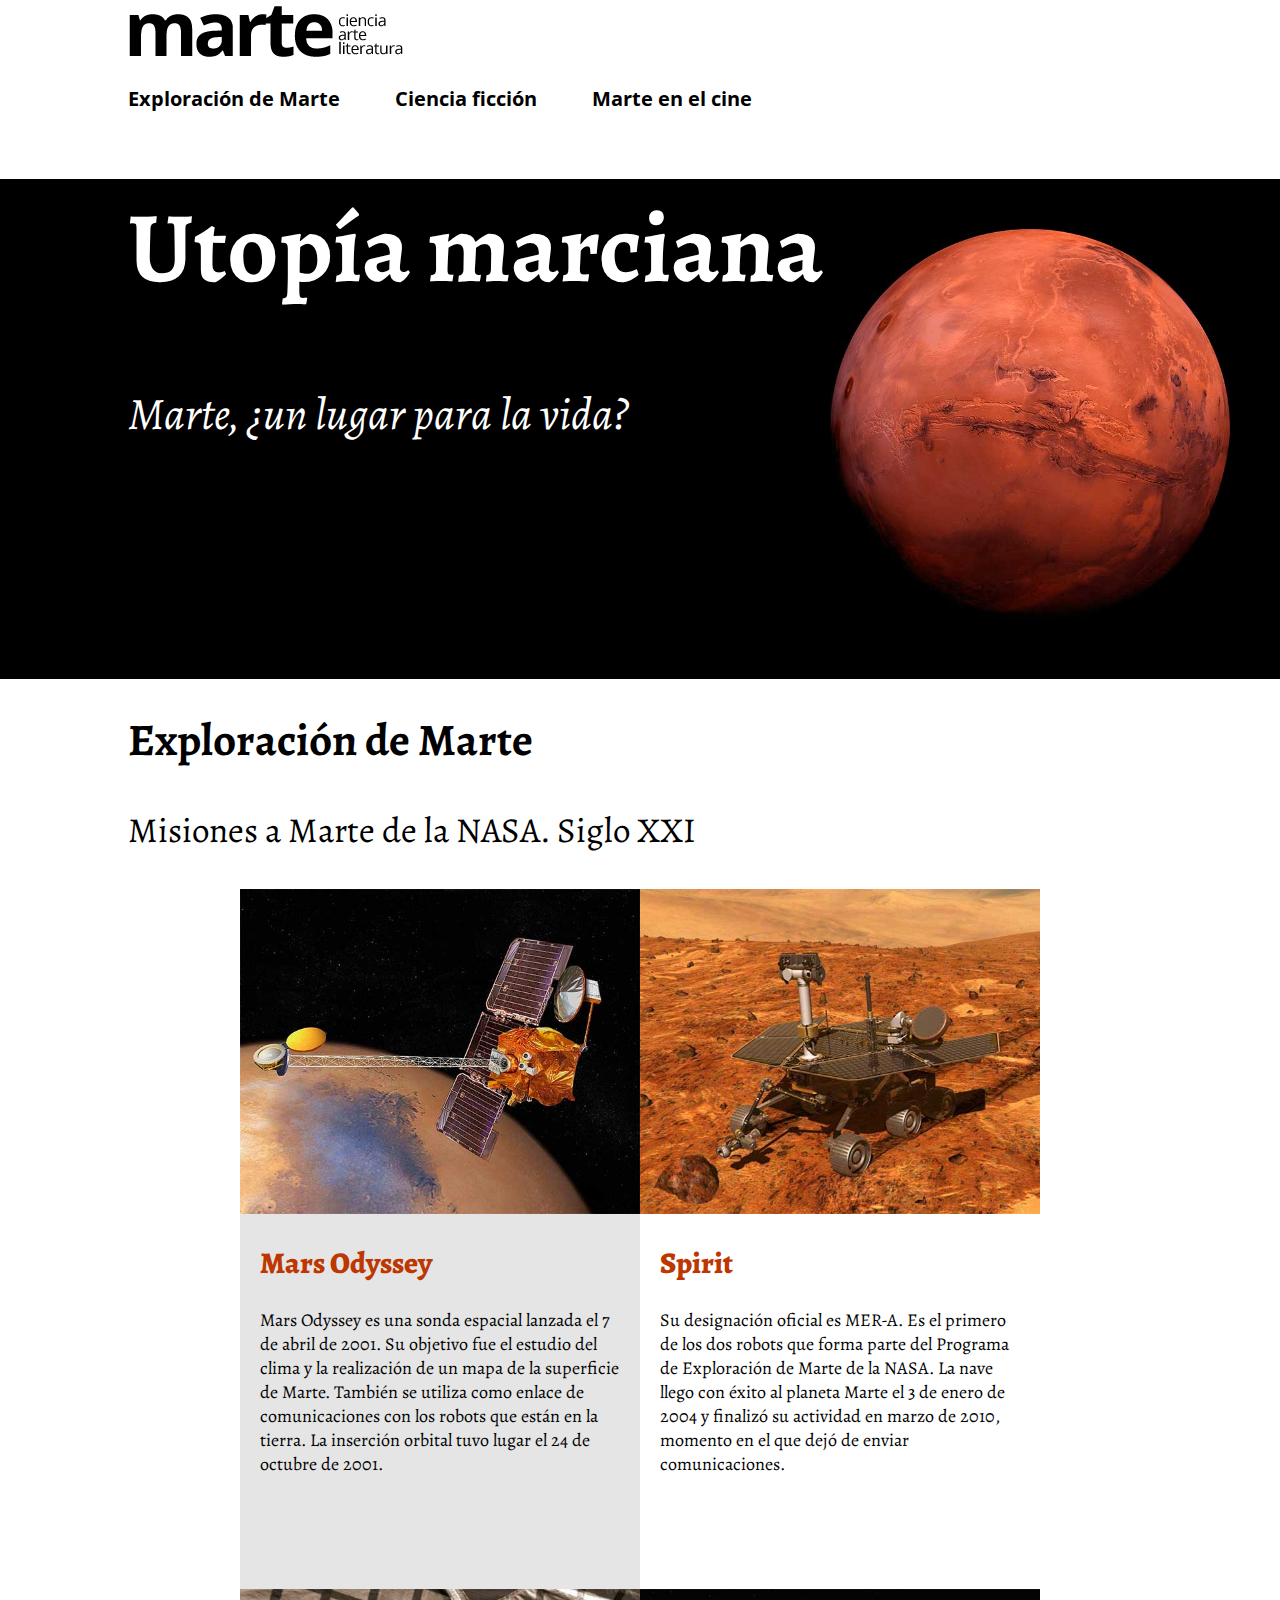
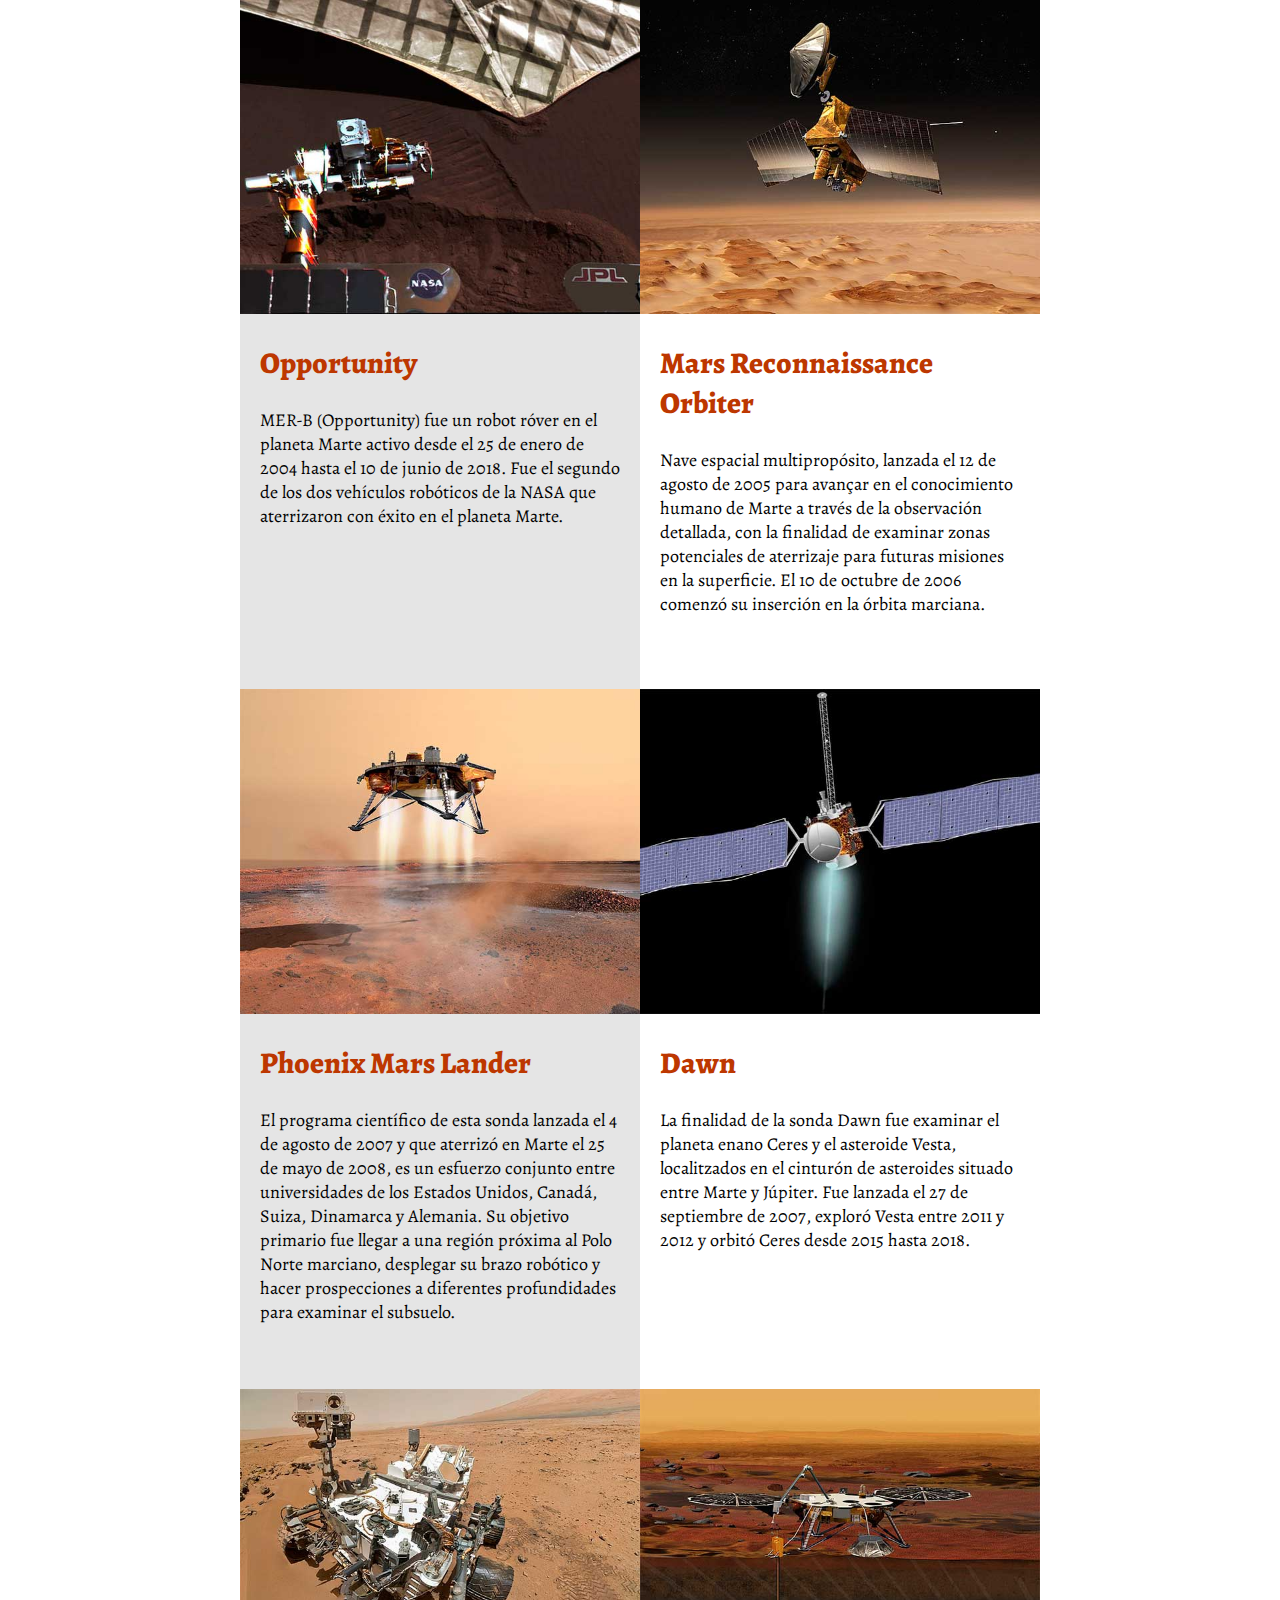
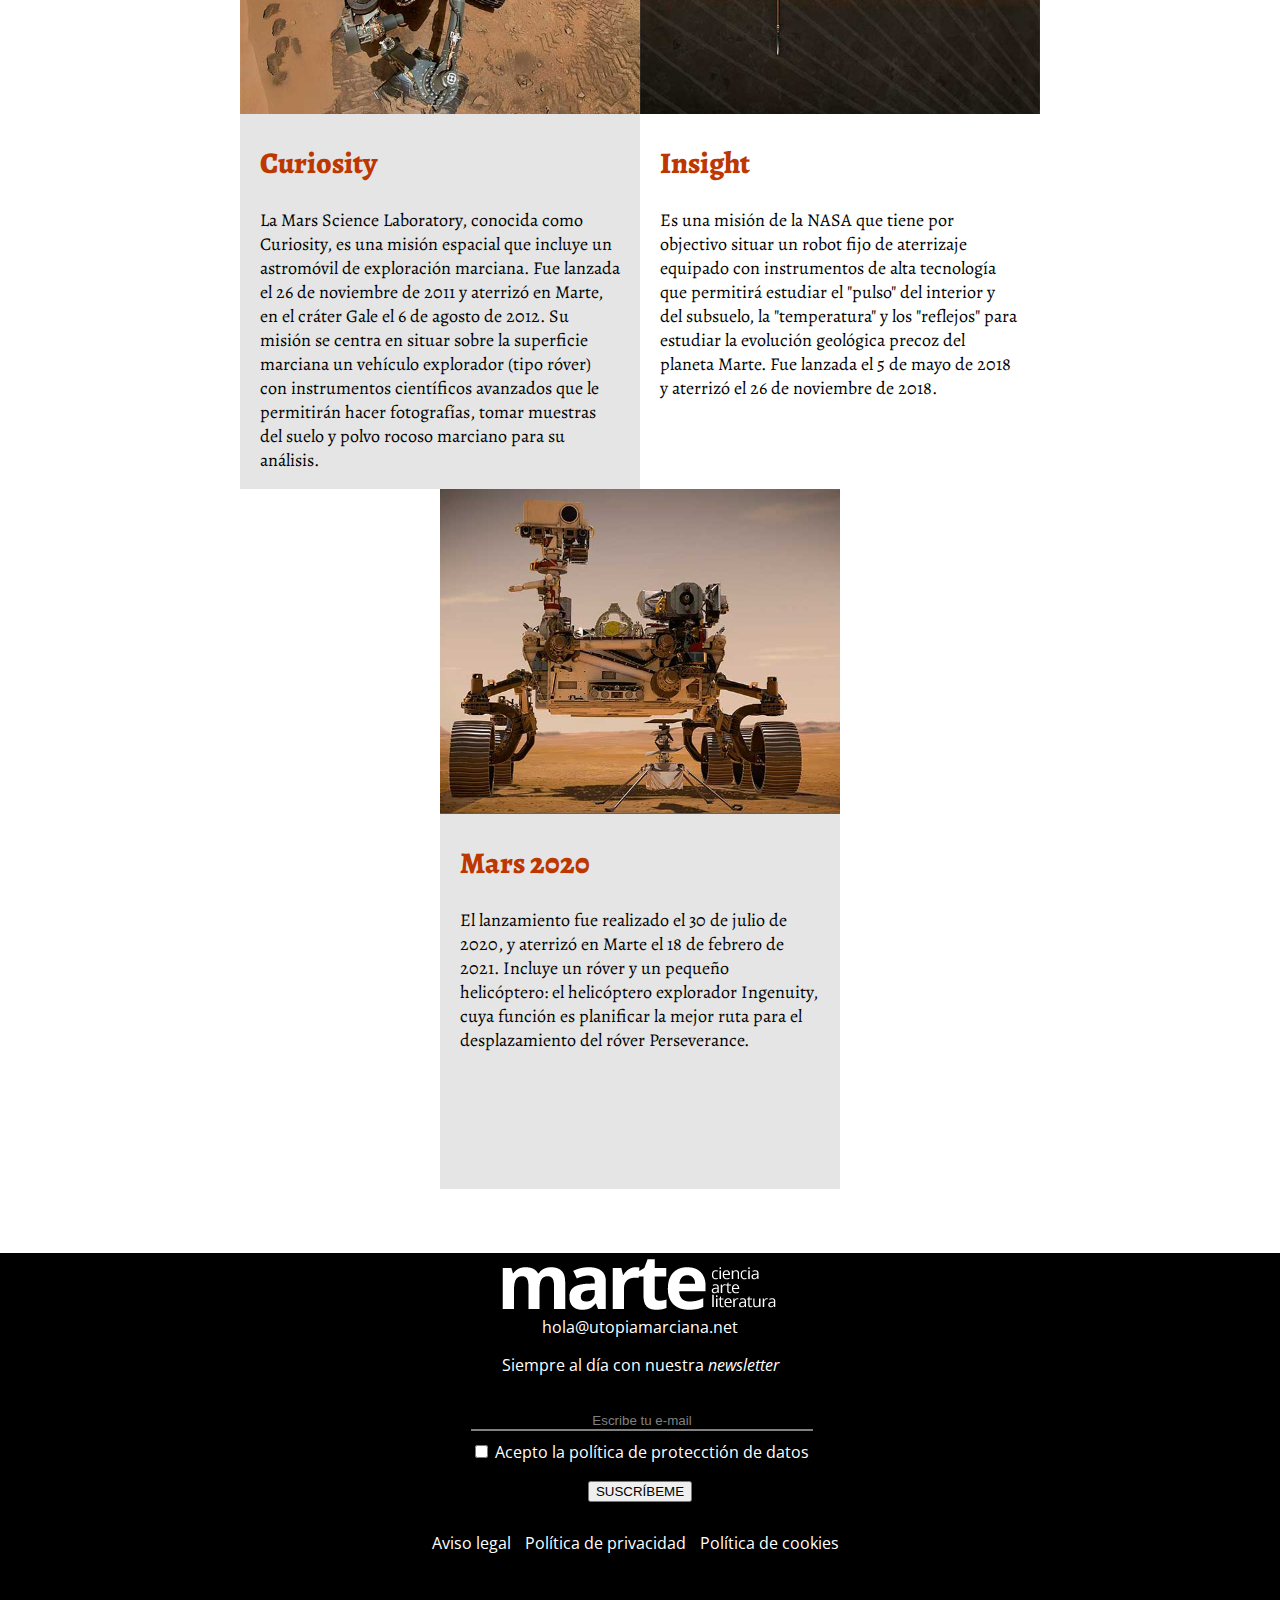
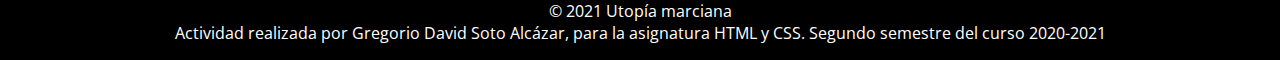
<file: index.html>
<!doctype html>
<html class="no-js" lang="es">

<head>
    <meta charset="utf-8">
    <meta http-equiv="X-UA-Compatible" content="IE=edge">
    <title>Explora Marte</title>
    <meta name="description" content="Introducción a la Utopía Marciana">
    <meta name="viewport" content="width=device-width, initial-scale=1">
    <!-- <link rel="apple-touch-icon" href="img/apple-touch-icon.webp"> -->

    <link rel="stylesheet" href="./css/css.css" media="print" onload="if(media!='all')media='all'">

</head>

<body>
    <!-- HEADER -->
    <header>
        <a href="./index.html">
            <img src="./img/logo-black-es.png" alt="Logo Marte" class="logo">
        </a>
        <p></p>
        <a href="./mars-2020.html">Exploración de Marte</a>
        <a href="./ciencia-ficcion.html">Ciencia ficción</a>
        <a href="./marte-en-el-cine.html">Marte en el cine</a>
    </header>
    <!-- FIN HEADER -->

    <div class="seccion1a">
        <div class="description">
            <h1>Utopía marciana</h1>
            <p>Marte, ¿un lugar para la vida?</p>
        </div>
        <!-- <img href="index.html" src="./img/bg-hero-mars.jpg" alt="Marte" class="marte"> -->

    </div>

    <div class="seccion2a">
        <h1>Exploración de Marte</h1>
        <p>Misiones a Marte de la NASA. Siglo XXI</p>

        <div class="containerCards">
            <!-- Mars Odyssey -->
            <div class="card">
                <img src="./img/mars-odyssey.jpg" alt="Mars Odyssey" class="imgCard">
                <div class="content">
                    <h2 href="">Mars Odyssey</h2>
                    <p>
                        Mars Odyssey es una sonda espacial lanzada el 7 de abril de 2001. Su objetivo fue el estudio del
                        clima y
                        la realización de un mapa de la superficie de Marte. También se utiliza como enlace de
                        comunicaciones
                        con los robots que están en la tierra. La inserción orbital tuvo lugar el 24 de octubre de 2001.
                    </p>
                </div>
            </div>

            <!-- Spirit  -->
            <div class="card">
                <img src="./img/spirit.jpg" alt="Spirit" class="imgCard">
                <div class="content">
                    <h2 href="">Spirit </h2>
                    <p>
                        Su designación oficial es MER-A. Es el primero de los dos robots que forma parte del Programa de
                        Exploración de Marte de la NASA. La nave llego con éxito al planeta Marte el 3 de enero de 2004
                        y
                        finalizó su actividad en marzo de 2010, momento en el que dejó de enviar comunicaciones.
                    </p>
                </div>
            </div>

            <!-- Opportunity   -->
            <div class="card">
                <img src="./img/opportunity.jpg" alt="Opportunity" class="imgCard">
                <div class="content">
                    <h2 href="">Opportunity </h2>
                    <p>
                        MER-B (Opportunity) fue un robot róver en el planeta Marte activo desde el 25 de enero de 2004
                        hasta
                        el
                        10 de junio de 2018. Fue el segundo de los dos vehículos robóticos de la NASA que aterrizaron
                        con
                        éxito
                        en el planeta Marte.
                    </p>
                </div>
            </div>

            <!-- Mars Reconnaissance Orbiter  -->
            <div class="card">
                <img src="./img/mars-reconnaissance-orbiter.jpg" alt="Mars Reconnaissance Orbiter" class="imgCard">
                <div class="content">
                    <h2 href="">Mars Reconnaissance Orbiter</h2>
                    <p>
                        Nave espacial multipropósito, lanzada el 12 de agosto de 2005 para avançar en el conocimiento
                        humano
                        de
                        Marte a través de la observación detallada, con la finalidad de examinar zonas potenciales de
                        aterrizaje
                        para futuras misiones en la superficie. El 10 de octubre de 2006 comenzó su inserción en la
                        órbita
                        marciana.
                    </p>
                </div>
            </div>

            <!-- Phoenix Mars Lander  -->
            <div class="card">
                <img src="./img/phoenix-mars-lander.jpg" alt="Phoenix Mars Lander" class="imgCard">
                <div class="content">
                    <h2 href="">Phoenix Mars Lander </h2>
                    <p>
                        El programa científico de esta sonda lanzada el 4 de agosto de 2007 y que aterrizó en Marte el
                        25 de
                        mayo de 2008, es un esfuerzo conjunto entre universidades de los Estados Unidos, Canadá, Suiza,
                        Dinamarca y Alemania. Su objetivo primario fue llegar a una región próxima al Polo Norte
                        marciano,
                        desplegar su brazo robótico y hacer prospecciones a diferentes profundidades para examinar el
                        subsuelo.
                    </p>
                </div>
            </div>

            <!-- Dawn   -->
            <div class="card">
                <img src="./img/dawn.jpg" alt="Dawn" class="imgCard">
                <div class="content">
                    <h2 href="">Dawn </h2>
                    <p>
                        La finalidad de la sonda Dawn fue examinar el planeta enano Ceres y el asteroide Vesta,
                        localitzados
                        en
                        el cinturón de asteroides situado entre Marte y Júpiter. Fue lanzada el 27 de septiembre de
                        2007,
                        exploró Vesta entre 2011 y 2012 y orbitó Ceres desde 2015 hasta 2018.
                    </p>
                </div>
            </div>

            <!-- Curiosity  -->
            <div class="card">
                <img src="./img/curiosity.jpg" alt="Curiosity" class="imgCard">
                <div class="content">
                    <h2 href="">Curiosity</h2>
                    <p>
                        La Mars Science Laboratory, conocida como Curiosity, es una misión espacial que incluye un
                        astromóvil de
                        exploración marciana. Fue lanzada el 26 de noviembre de 2011 y aterrizó en Marte, en el cráter
                        Gale
                        el 6
                        de agosto de 2012. Su misión se centra en situar sobre la superficie marciana un vehículo
                        explorador
                        (tipo róver) con instrumentos científicos avanzados que le permitirán hacer fotografías, tomar
                        muestras
                        del suelo y polvo rocoso marciano para su análisis.
                    </p>
                </div>
            </div>

            <!-- Insight   -->
            <div class="card">
                <img src="./img/insight.jpg" alt="Insight" class="imgCard">
                <div class="content">
                    <h2 href="">Insight </h2>
                    <p>
                        Es una misión de la NASA que tiene por objectivo situar un robot fijo de aterrizaje equipado con
                        instrumentos de alta tecnología que permitirá estudiar el "pulso" del interior y del subsuelo,
                        la
                        "temperatura" y los "reflejos" para estudiar la evolución geológica precoz del planeta Marte.
                        Fue
                        lanzada el 5 de mayo de 2018 y aterrizó el 26 de noviembre de 2018.
                    </p>
                </div>
            </div>

            <!-- Mars 2020  -->
            <div class="card">
                <img src="./img/mars-2020.jpg" alt="Mars 2020" class="imgCard">
                <div class="content">
                    <h2 href="">Mars 2020</h2>
                    <p>
                        El lanzamiento fue realizado el 30 de julio de 2020, y aterrizó en Marte el 18 de febrero de
                        2021.
                        Incluye un róver y un pequeño helicóptero: el helicóptero explorador Ingenuity, cuya función es
                        planificar la mejor ruta para el desplazamiento del róver Perseverance.
                    </p>
                </div>
            </div>

        </div>
        <!-- Fin ContainerCards -->
    </div>
    <!-- Fin seccion 2a -->

    <!-- INICIO FOOTER -->
    <footer>
        <img href="index.html" src="./img/logo-white-es.png" alt="Logo Marte" class="logo">

        <a href="mailto:hola@utopiamarciana.net">hola@utopiamarciana.net</a>

        <p>Siempre al día con nuestra <i>newsletter</i></p>

        <form>
            <div class="email">
                <label for="email">
                    <abbr title="Este campo es obligatorio" aria-label="required">
                    </abbr>
                </label>
                <p></p>
                <input type="email" id="email" name="email" value="Escribe tu e-mail"
                    onfocus="if(this.value == 'Escribe tu e-mail') { this.value = ''; }"
                    onblur="if(this.value == '') { this.value = 'Escribe tu e-mail'; }" required>
            </div>

            <div class="checbox">
                <input type="checkbox" required>
                <label> Acepto la política de protecctión de datos
                    <abbr title="Este campo es obligatorio" aria-label="required">
                    </abbr>
                </label>
            </div>

            <p></p>

            <div class="input__button">
                <input type="submit" value=SUSCRÍBEME>
            </div>
        </form>

        <div class="avisos">
            <a href="">Aviso legal</a>
            <a href="">Política de privacidad</a>
            <a href="">Política de cookies</a>
        </div>

        <p>© 2021 Utopía marciana <br>
            Actividad realizada por Gregorio David Soto Alcázar, para la asignatura HTML y CSS. Segundo semestre
            del curso 2020-2021
        </p>


    </footer>
    <!-- FIN FOOTER -->

</body>

</html>
</file>
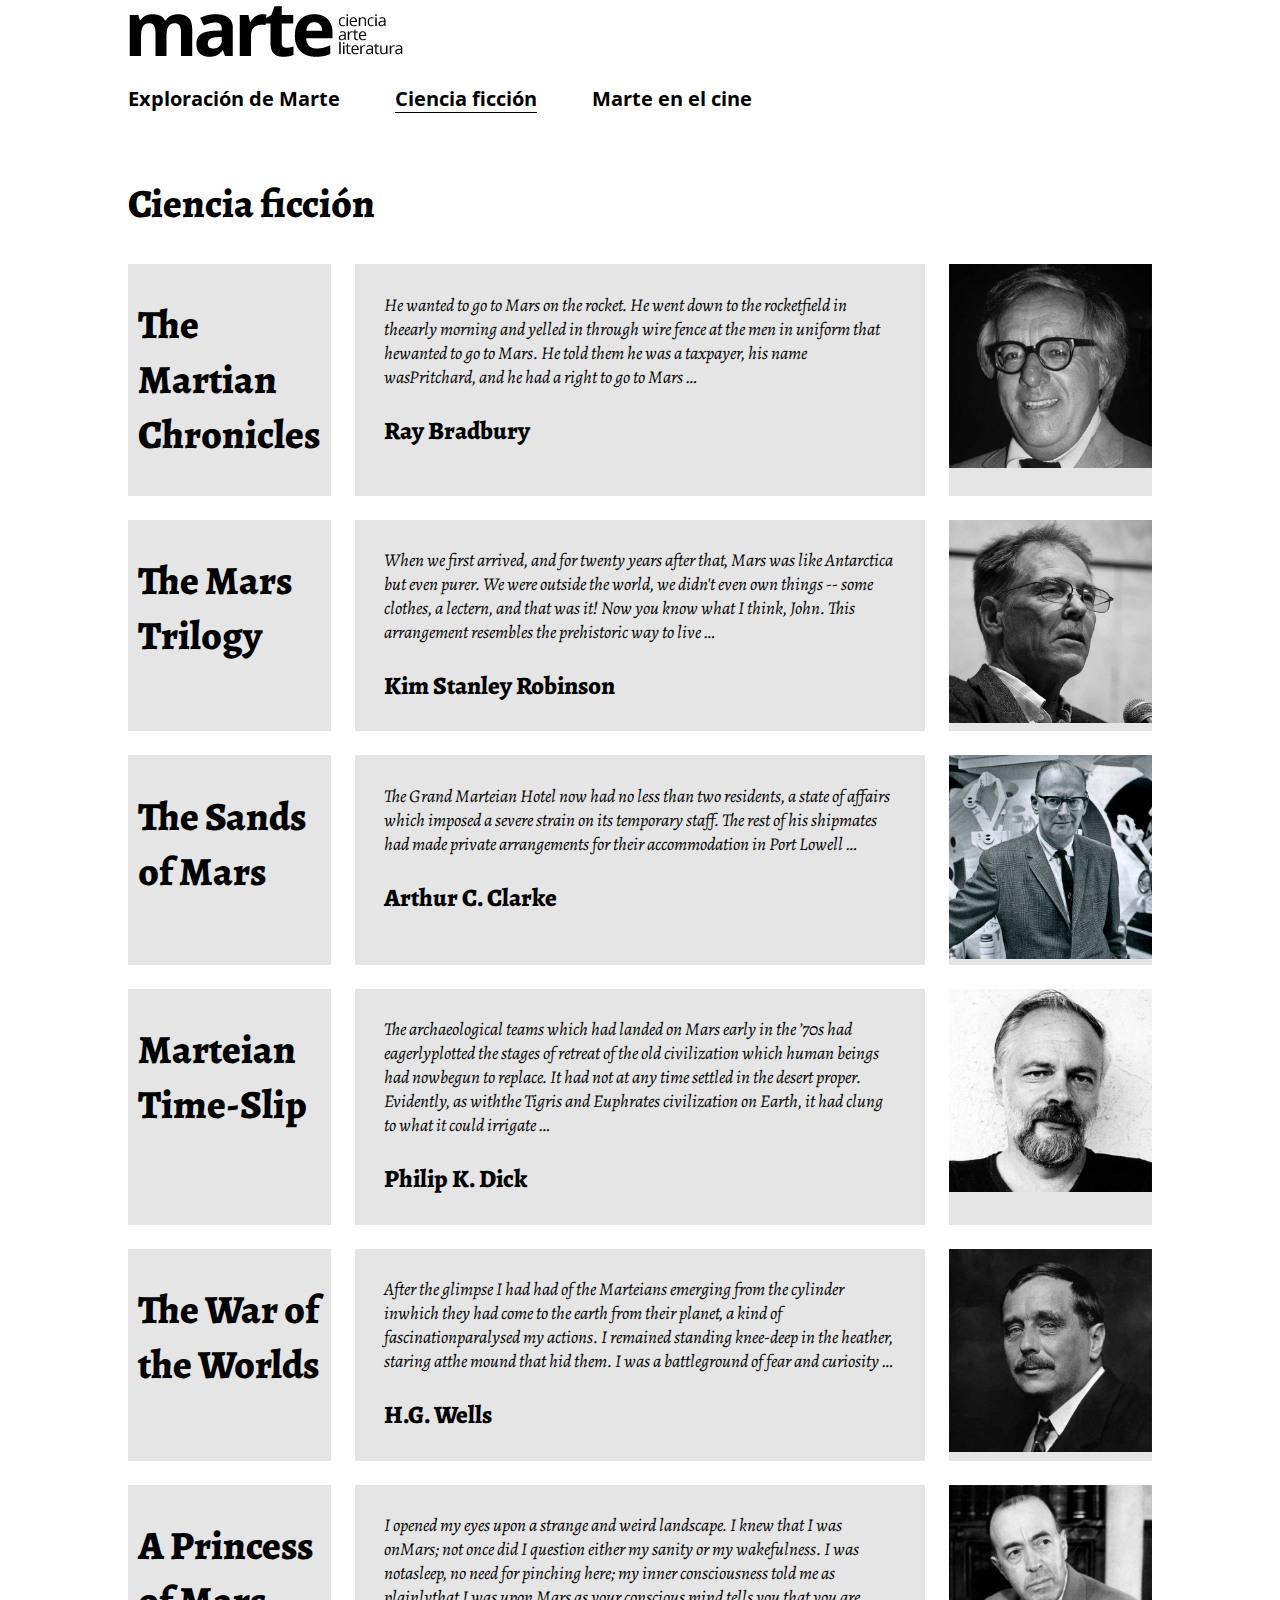
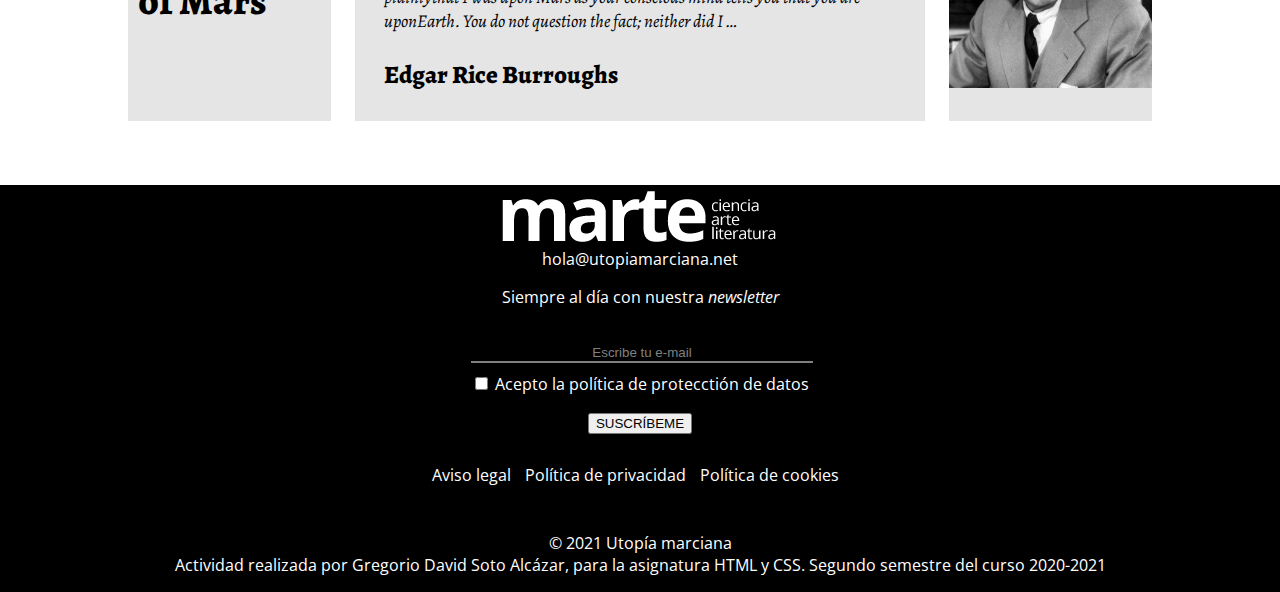
<file: ciencia-ficcion.html>
<!doctype html>
<html class="no-js" lang="es">

<head>
    <meta charset="utf-8">
    <meta http-equiv="X-UA-Compatible" content="IE=edge">
    <title>La ciencia ficción</title>
    <meta name="description" content="Obras y autores más importantes entorno a Marte">
    <meta name="viewport" content="width=device-width, initial-scale=1">
    <!-- <link rel="apple-touch-icon" href="img/apple-touch-icon.webp"> -->

    <link rel="stylesheet" href="./css/css.css" media="print" onload="if(media!='all')media='all'">

</head>

<body>
    <!-- HEADER -->
    <header>
        <a href="./index.html">
            <img src="./img/logo-black-es.png" alt="Logo Marte" class="logo">
        </a>
        <p></p>
        <a href="./mars-2020.html">Exploración de Marte</a>
        <a href="./ciencia-ficcion.html" class="header_select">Ciencia ficción</a>
        <a href="./marte-en-el-cine.html">Marte en el cine</a>
    </header>


    <div class="autores">
        <div class="ampliacion">
            <h2>Ciencia ficción</h2>
        </div>
        <!-- Ray Bradbury -->
        <div class="autor">
            <div class="nombre">
                <h2>The Martian Chronicles</h2>
            </div>
            <div class="citar">
                <div class="margin5">
                    <cite>
                        He wanted to go to Mars on the rocket. He went down to the rocketfield in theearly morning and
                        yelled in through wire fence at the men in uniform that hewanted to go to Mars. He told them he
                        was
                        a taxpayer, his name wasPritchard, and he had a right to go to Mars …
                    </cite>
                    <p> Ray Bradbury</p>
                </div>
            </div>
            <div class="imgContainer">
                <img src="./img/ray-bradbury.jpg" alt="Ray Bradbury" class="logo">
            </div>
        </div>

        <!-- Kim Stanley Robinson -->
        <div class="autor">
            <div class="nombre">
                <h2>The Mars Trilogy</h2>
            </div>
            <div class="citar">
                <div class="margin5">
                    <cite>
                        When we first arrived, and for twenty years after that, Mars was like Antarctica but even purer.
                        We
                        were outside the world, we didn't even own things -- some clothes, a lectern, and that was it!
                        Now
                        you know what I think, John. This arrangement resembles the prehistoric way to live …
                    </cite>
                    <p>Kim Stanley Robinson</p>
                </div>
            </div>
            <div class="imgContainer">
                <img src="./img/kim-stanley-robinson.jpg" alt="Kim Stanley Robinson" class="logo">
            </div>
        </div>

        <!-- Philip K. Dick -->
        <div class="autor">
            <div class="nombre">
                <h2>The Sands of Mars</h2>
            </div>
            <div class="citar">
                <div class="margin5">
                    <cite>
                        The Grand Marteian Hotel now had no less than two residents, a state of affairs which imposed a
                        severe strain on its temporary staff. The rest of his shipmates had made private arrangements
                        for
                        their accommodation in Port Lowell …
                    </cite>
                    <p>Arthur C. Clarke</p>
                </div>
            </div>
            <div class="imgContainer">
                <img src="./img/arthur-c-clarke.jpg" alt="Arthur C. Clarke" class="logo">
            </div>
        </div>

        <!-- Philip K. Dick -->
        <div class="autor">
            <div class="nombre">
                <h2>Marteian Time-Slip</h2>
            </div>
            <div class="citar">
                <div class="margin5">
                    <cite>
                        The archaeological teams which had landed on Mars early in the ’70s had eagerlyplotted the
                        stages of
                        retreat of the old civilization which human beings had nowbegun to replace. It had not at any
                        time
                        settled in the desert proper. Evidently, as withthe Tigris and Euphrates civilization on Earth,
                        it
                        had clung to what it could irrigate …
                    </cite>
                    <p>Philip K. Dick</p>
                </div>
            </div>
            <div class="imgContainer">
                <img src="./img/philip-k-dick.jpg" alt="Philip K. Dick" class="logo">
            </div>
        </div>

        <!-- H.G. Wells -->
        <div class="autor">
            <div class="nombre">
                <h2>The War of the Worlds</h2>
            </div>
            <div class="citar">
                <div class="margin5">
                    <cite>
                        After the glimpse I had had of the Marteians emerging from the cylinder inwhich they had come to
                        the
                        earth from their planet, a kind of fascinationparalysed my actions. I remained standing
                        knee-deep in
                        the heather, staring atthe mound that hid them. I was a battleground of fear and curiosity …
                    </cite>
                    <p>H.G. Wells</p>
                </div>
            </div>
            <div class="imgContainer">
                <img src="./img/h-g-wells.jpg" alt="H.G. Wells" class="logo">
            </div>
        </div>

        <!-- Edgar Rice Burroughs -->
        <div class="autor">
            <div class="nombre">
                <h2>A Princess of Mars</h2>
            </div>
            <div class="citar">
                <div class="margin5">
                    <cite>
                        I opened my eyes upon a strange and weird landscape. I knew that I was onMars; not once did I
                        question either my sanity or my wakefulness. I was notasleep, no need for pinching here; my
                        inner
                        consciousness told me as plainlythat I was upon Mars as your conscious mind tells you that you
                        are
                        uponEarth. You do not question the fact; neither did I …
                    </cite>
                    <p>Edgar Rice Burroughs</p>
                </div>
            </div>
            <div class="imgContainer">
                <img src="./img/edgar-rice-burroughs.jpg" alt="Edgar Rice Burroughs" class="logo">
            </div>
        </div>

    </div>

    <!-- INICIO FOOTER -->
    <footer>
        <img href="index.html" src="./img/logo-white-es.png" alt="Logo Marte" class="logo">

        <a href="mailto:hola@utopiamarciana.net">hola@utopiamarciana.net</a>

        <p>Siempre al día con nuestra <i>newsletter</i></p>

        <form>
            <div class="email">
                <label for="email">
                    <abbr title="Este campo es obligatorio" aria-label="required">
                    </abbr>
                </label>
                <p></p>
                <input type="email" id="email" name="email" value="Escribe tu e-mail"
                    onfocus="if(this.value == 'Escribe tu e-mail') { this.value = ''; }"
                    onblur="if(this.value == '') { this.value = 'Escribe tu e-mail'; }" required>
            </div>

            <div class="checbox">
                <input type="checkbox" required>
                <label> Acepto la política de protecctión de datos
                    <abbr title="Este campo es obligatorio" aria-label="required">
                    </abbr>
                </label>
            </div>

            <p></p>

            <div class="input__button">
                <input type="submit" value=SUSCRÍBEME>
            </div>
        </form>

        <div class="avisos">
            <a href="">Aviso legal</a>
            <a href="">Política de privacidad</a>
            <a href="">Política de cookies</a>
        </div>

        <p>© 2021 Utopía marciana <br>
            Actividad realizada por Gregorio David Soto Alcázar, para la asignatura HTML y CSS. Segundo semestre
            del curso 2020-2021
        </p>


    </footer>
    <!-- FIN FOOTER -->

</body>

</html>
</file>
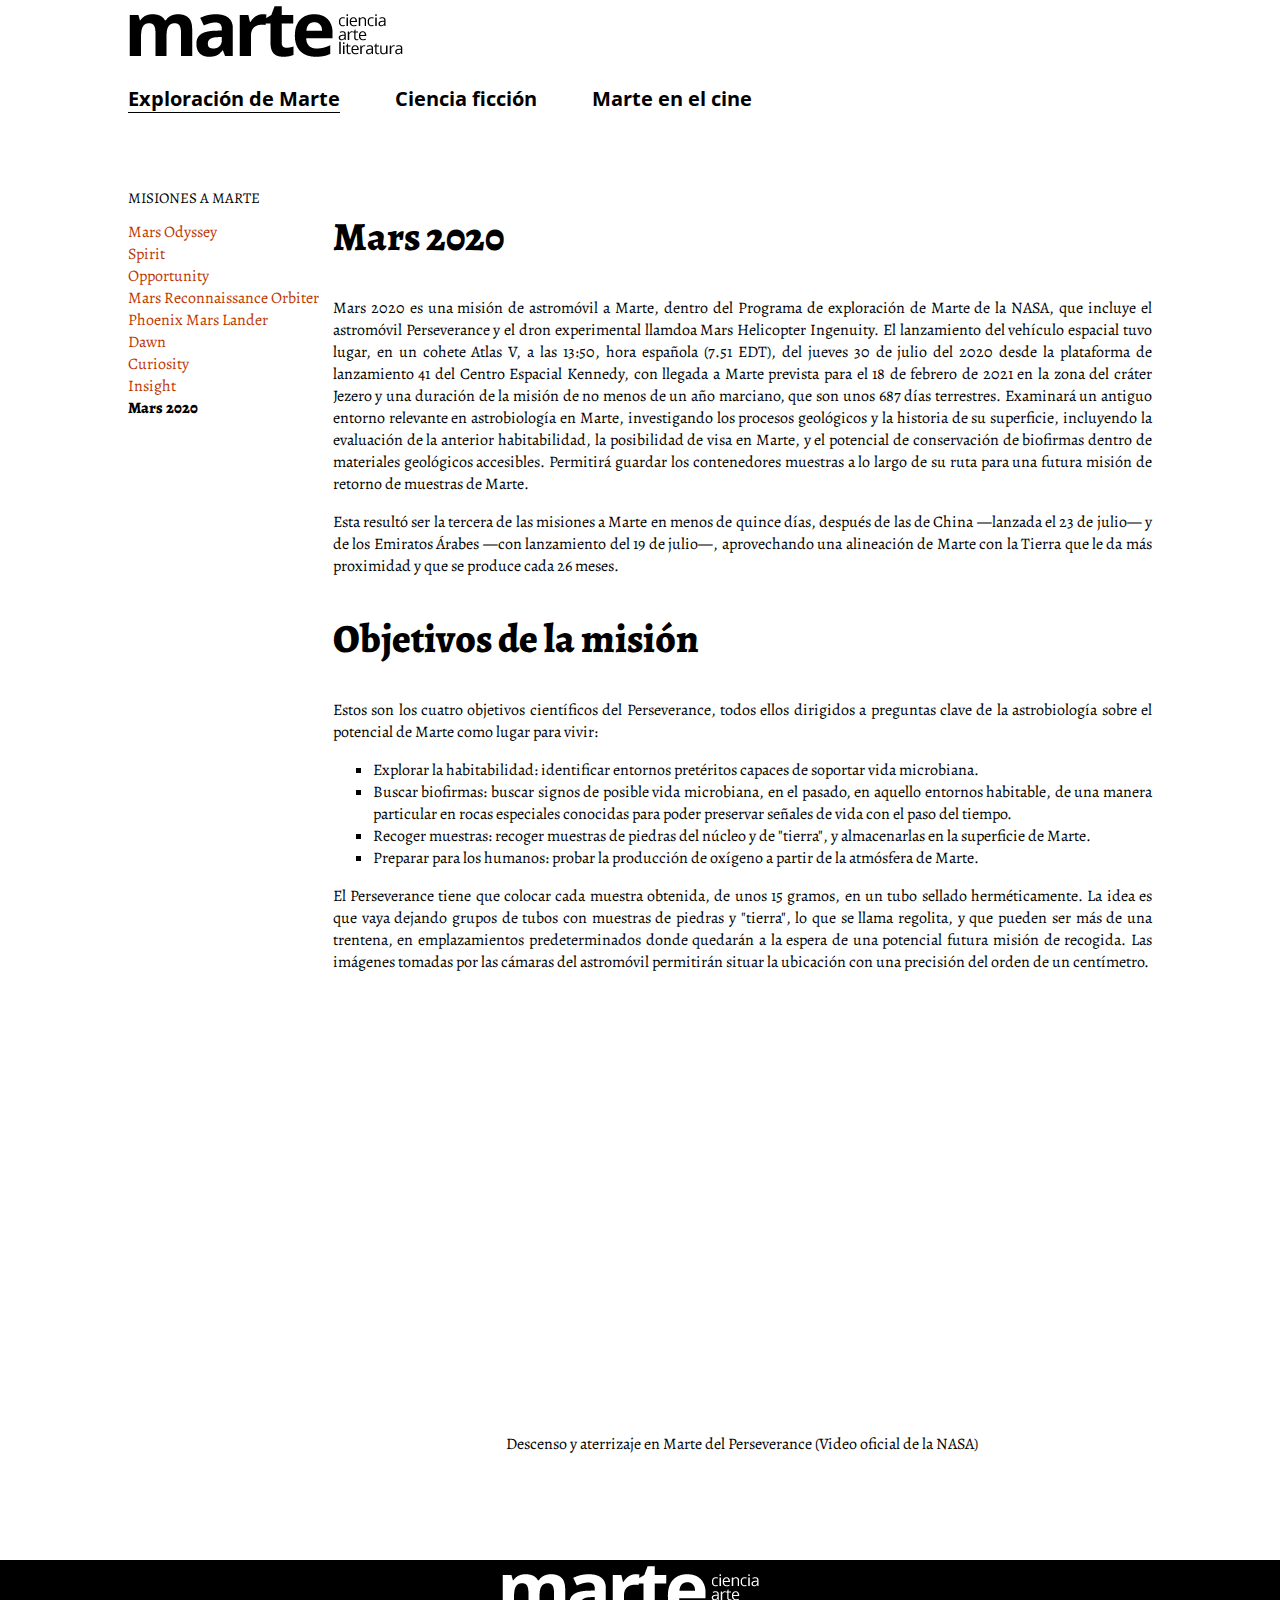
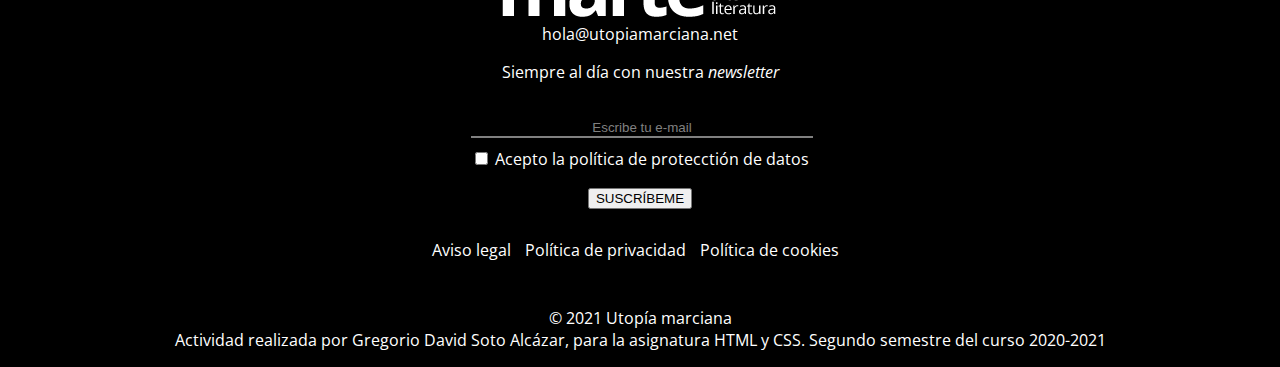
<file: mars-2020.html>
<!doctype html>
<html class="no-js" lang="es">

<head>
    <meta charset="utf-8">
    <meta http-equiv="X-UA-Compatible" content="IE=edge">
    <title>Misión "Mars 2020"</title>
    <meta name="description" content="Las misiones más importantes que se han llevado a cabo para explorar Marte">
    <meta name="viewport" content="width=device-width, initial-scale=1">
    <!-- <link rel="apple-touch-icon" href="img/apple-touch-icon.webp"> -->

    <link rel="stylesheet" href="./css/css.css" media="print" onload="if(media!='all')media='all'">

</head>

<body>
    <!-- HEADER -->
    <header>
        <a href="./index.html">
            <img src="./img/logo-black-es.png" alt="Logo Marte" class="logo">
        </a>
        <p></p>
        <a href="./mars-2020.html" class="header_select">Exploración de Marte</a>
        <a href="./ciencia-ficcion.html">Ciencia ficción</a>
        <a href="./marte-en-el-cine.html">Marte en el cine</a>
    </header>

    <div class="misiones">
        <div class="desglose">
            <h2>MISIONES A MARTE</h2>
            <a href="">Mars Odyssey</a>
            <a href="">Spirit</a>
            <a href="">Opportunity</a>
            <a href="">Mars Reconnaissance Orbiter</a>
            <a href="">Phoenix Mars Lander </a>
            <a href="">Dawn</a>
            <a href="">Curiosity</a>
            <a href="">Insight</a>
            <a href="">Mars 2020</a>
        </div>
        <div class="ampliacion">
            <h2>Mars 2020</h2>
            <p>
                Mars 2020 es una misión de astromóvil a Marte, dentro del Programa de exploración de Marte de la NASA,
                que
                incluye el astromóvil Perseverance y el dron experimental llamdoa Mars Helicopter Ingenuity. El
                lanzamiento
                del vehículo espacial tuvo lugar, en un cohete Atlas V, a las 13:50, hora española (7.51 EDT), del
                jueves 30
                de julio del 2020 desde la plataforma de lanzamiento 41 del Centro Espacial Kennedy, con llegada a Marte
                prevista para el 18 de febrero de 2021 en la zona del cráter Jezero y una duración de la misión de no
                menos
                de un año marciano, que son unos 687 días terrestres. Examinará un antiguo entorno relevante en
                astrobiología en Marte, investigando los procesos geológicos y la historia de su superficie, incluyendo
                la
                evaluación de la anterior habitabilidad, la posibilidad de visa en Marte, y el potencial de conservación
                de
                biofirmas dentro de materiales geológicos accesibles. Permitirá guardar los contenedores muestras a lo
                largo
                de su ruta para una futura misión de retorno de muestras de Marte.
            </p>

            <p>
                Esta resultó ser la tercera de las misiones a Marte en menos de quince días, después de las de China
                —lanzada el 23 de julio— y de los Emiratos Árabes —con lanzamiento del 19 de julio—, aprovechando una
                alineación de Marte con la Tierra que le da más proximidad y que se produce cada 26 meses.
            </p>

            <h2>Objetivos de la misión</h2>
            <p>
                Estos son los cuatro objetivos científicos del Perseverance, todos ellos dirigidos a preguntas clave de
                la
                astrobiología sobre el potencial de Marte como lugar para vivir:
            </p>
            <ul style="list-style-type:square;">
                <li>
                    Explorar la habitabilidad: identificar entornos pretéritos capaces de soportar vida microbiana.</li>
                <li>
                    Buscar biofirmas: buscar signos de posible vida microbiana, en el pasado, en aquello entornos
                    habitable,
                    de una manera particular en rocas especiales conocidas para poder preservar señales de vida con el
                    paso del
                    tiempo.
                </li>
                <li>Recoger muestras: recoger muestras de piedras del núcleo y de "tierra", y almacenarlas en la
                    superficie de
                    Marte.
                </li>
                <li>
                    Preparar para los humanos: probar la producción de oxígeno a partir de la atmósfera de Marte.
                </li>
            </ul>
            <p>
                El Perseverance tiene que colocar cada muestra obtenida, de unos 15 gramos, en un tubo sellado
                herméticamente. La idea es que vaya dejando grupos de tubos con muestras de piedras y "tierra", lo que
                se
                llama regolita, y que pueden ser más de una trentena, en emplazamientos predeterminados donde quedarán a
                la
                espera de una potencial futura misión de recogida. Las imágenes tomadas por las cámaras del astromóvil
                permitirán situar la ubicación con una precisión del orden de un centímetro.
            </p>

            <div class="video">
                <iframe src="https://www.youtube.com/embed/4czjS9h4Fpg" title="YouTube video player" frameborder="0"
                    allowfullscreen>
                </iframe>
            </div>
            <figcaption> Descenso y aterrizaje en Marte del Perseverance (Video oficial de la NASA) </figcaption>
        </div>
    </div>

    <!-- INICIO FOOTER -->
    <footer>
        <img href="index.html" src="./img/logo-white-es.png" alt="Logo Marte" class="logo">

        <a href="mailto:hola@utopiamarciana.net">hola@utopiamarciana.net</a>

        <p>Siempre al día con nuestra <i>newsletter</i></p>

        <form>
            <div class="email">
                <label for="email">
                    <abbr title="Este campo es obligatorio" aria-label="required">
                    </abbr>
                </label>
                <p></p>
                <input type="email" id="email" name="email" value="Escribe tu e-mail"
                    onfocus="if(this.value == 'Escribe tu e-mail') { this.value = ''; }"
                    onblur="if(this.value == '') { this.value = 'Escribe tu e-mail'; }" required>
            </div>

            <div class="checbox">
                <input type="checkbox" required>
                <label> Acepto la política de protecctión de datos
                    <abbr title="Este campo es obligatorio" aria-label="required">
                    </abbr>
                </label>
            </div>

            <p></p>

            <div class="input__button">
                <input type="submit" value=SUSCRÍBEME>
            </div>
        </form>

        <div class="avisos">
            <a href="">Aviso legal</a>
            <a href="">Política de privacidad</a>
            <a href="">Política de cookies</a>
        </div>

        <p>© 2021 Utopía marciana <br>
            Actividad realizada por Gregorio David Soto Alcázar, para la asignatura HTML y CSS. Segundo semestre
            del curso 2020-2021
        </p>


    </footer>
    <!-- FIN FOOTER -->

</body>

</html>
</file>
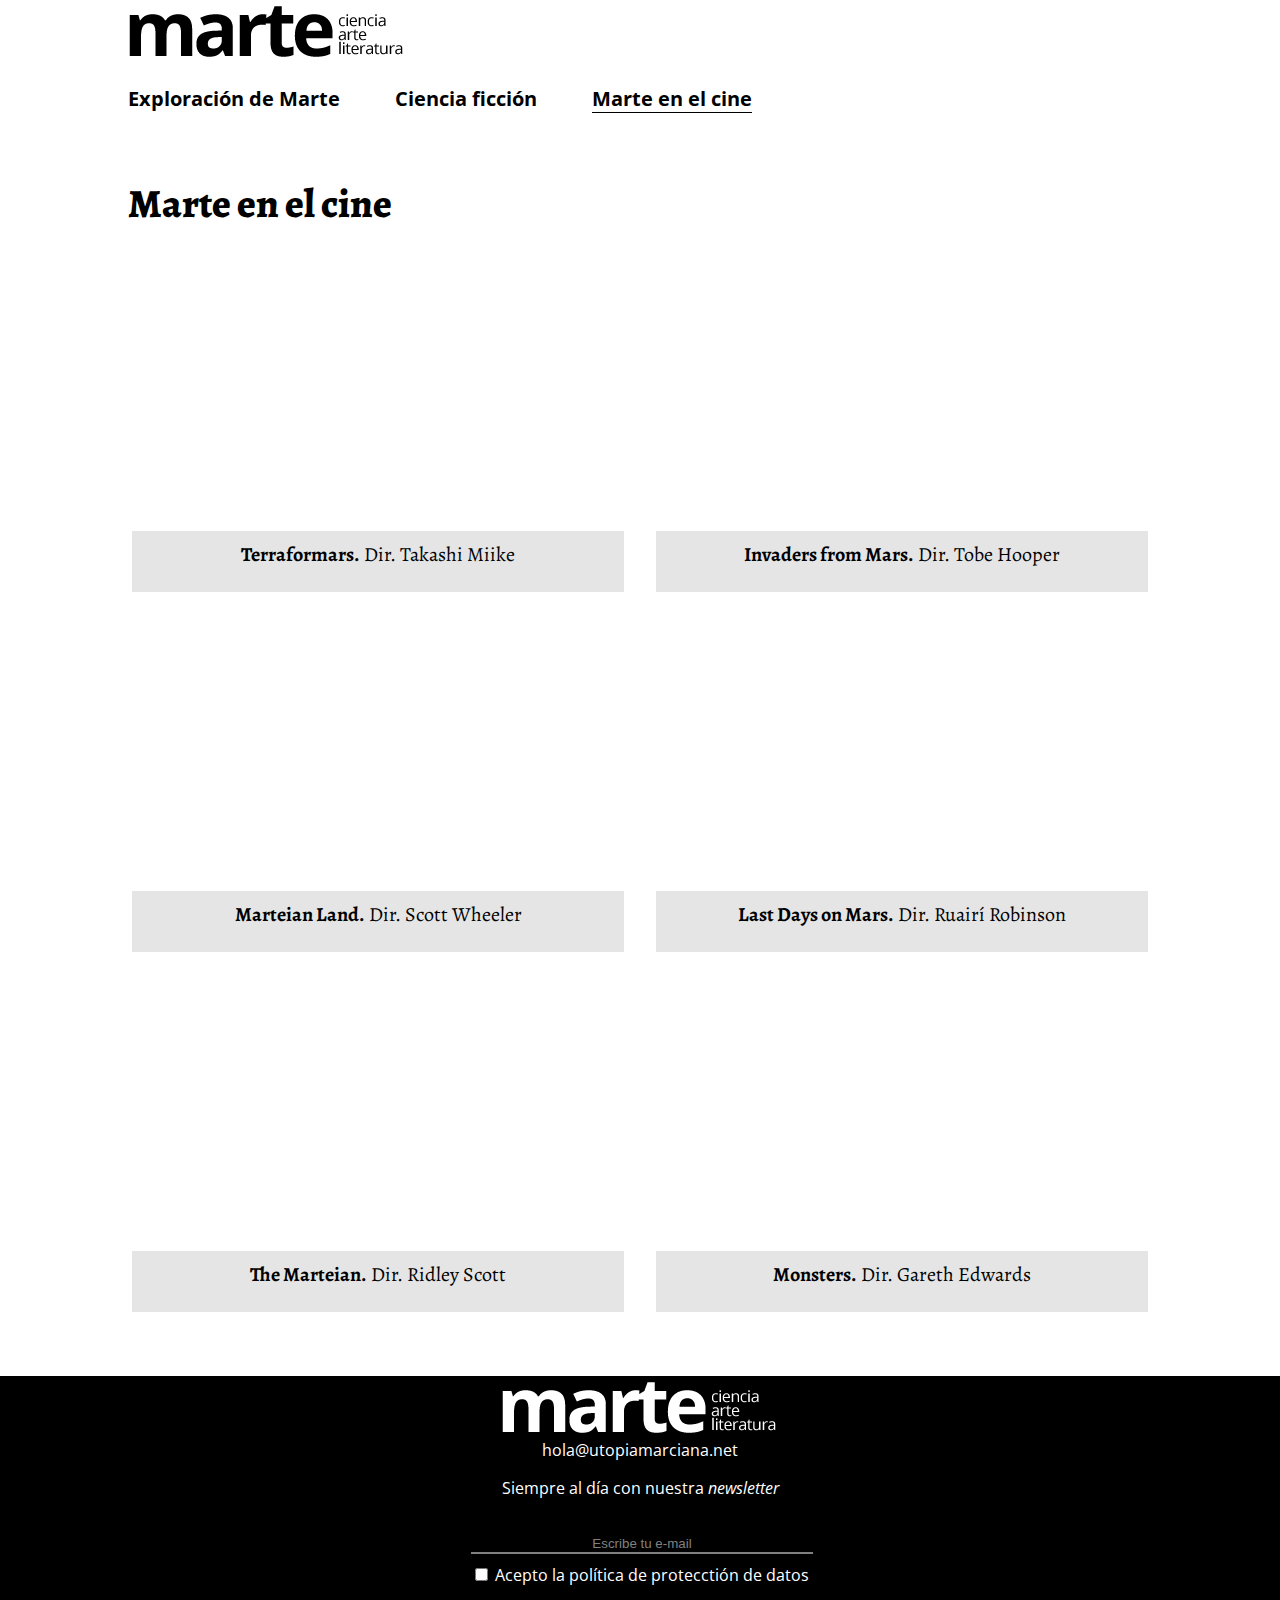
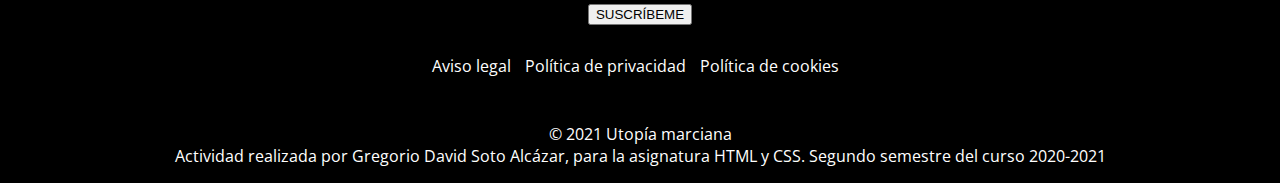
<file: marte-en-el-cine.html>
<!doctype html>
<html class="no-js" lang="es">

<head>
    <meta charset="utf-8">
    <meta http-equiv="X-UA-Compatible" content="IE=edge">
    <title>El cine entorno a Marte</title>
    <meta name="description" content="Algunas de las películas cuya temática es Marte">
    <meta name="viewport" content="width=device-width, initial-scale=1">
    <!-- <link rel="apple-touch-icon" href="img/apple-touch-icon.webp"> -->

    <link rel="stylesheet" href="./css/css.css" media="print" onload="if(media!='all')media='all'">

</head>

<body>
    <!-- HEADER -->
    <header>
        <a href="./index.html">
            <img src="./img/logo-black-es.png" alt="Logo Marte" class="logo">
        </a>
        <p></p>
        <a href="./mars-2020.html">Exploración de Marte</a>
        <a href="./ciencia-ficcion.html">Ciencia ficción</a>
        <a href="./marte-en-el-cine.html" class="header_select">Marte en el cine</a>
    </header>

    <div class="ampliacion" style="margin-left: 10%;">
        <h2>Marte en el cine</h2>
    </div>
    <div class="videosContainer">

        <div class="film">
            <div class="video">
                <iframe src="https://www.youtube.com/embed/pDNZul1RMcQ" title="YouTube video player" frameborder="0"
                    allow="accelerometer; autoplay; clipboard-write; encrypted-media; gyroscope; picture-in-picture"
                    allowfullscreen>
                </iframe>
            </div>
            <figcaption><strong>Terraformars.</strong> Dir. Takashi Miike</figcaption>
        </div>

        <div class="film">
            <div class="video">
                <iframe src="https://www.youtube.com/embed/wVH4RWzKZvk" title="YouTube video player" frameborder="0"
                    allow="accelerometer; autoplay; clipboard-write; encrypted-media; gyroscope; picture-in-picture"
                    allowfullscreen>
                </iframe>
            </div>
            <figcaption><strong>Invaders from Mars.</strong> Dir. Tobe Hooper</figcaption>
        </div>

        <div class="film">
            <div class="video">
                <iframe src="https://www.youtube.com/embed/IfpSo51jUUk" title="YouTube video player" frameborder="0"
                    allow="accelerometer; autoplay; clipboard-write; encrypted-media; gyroscope; picture-in-picture"
                    allowfullscreen>
                </iframe>
            </div>
            <figcaption><strong>Marteian Land.</strong> Dir. Scott Wheeler</figcaption>
        </div>

        <div class="film">
            <div class="video">
                <iframe src="https://www.youtube.com/embed/ttA_Wxgo6js" title="YouTube video player" frameborder="0"
                    allow="accelerometer; autoplay; clipboard-write; encrypted-media; gyroscope; picture-in-picture"
                    allowfullscreen>
                </iframe>
            </div>
            <figcaption><strong>Last Days on Mars.</strong> Dir. Ruairí Robinson</figcaption>
        </div>

        <div class="film">
            <div class="video">
                <iframe src="https://www.youtube.com/embed/ej3ioOneTy8" title="YouTube video player" frameborder="0"
                    allow="accelerometer; autoplay; clipboard-write; encrypted-media; gyroscope; picture-in-picture"
                    allowfullscreen>
                </iframe>
            </div>
            <figcaption><strong>The Marteian.</strong> Dir. Ridley Scott</figcaption>
        </div>

        <div class="film">
            <div class="video">
                <iframe src="https://www.youtube.com/embed/njeofv4dr9Q" title="YouTube video player" frameborder="0"
                    allow="accelerometer; autoplay; clipboard-write; encrypted-media; gyroscope; picture-in-picture"
                    allowfullscreen>
                </iframe>
            </div>
            <figcaption><strong>Monsters.</strong> Dir. Gareth Edwards</figcaption>
        </div>

    </div>




    <!-- INICIO FOOTER -->
    <footer>
        <img href="index.html" src="./img/logo-white-es.png" alt="Logo Marte" class="logo">

        <a href="mailto:hola@utopiamarciana.net">hola@utopiamarciana.net</a>

        <p>Siempre al día con nuestra <i>newsletter</i></p>

        <form>
            <div class="email">
                <label for="email">
                    <abbr title="Este campo es obligatorio" aria-label="required">
                    </abbr>
                </label>
                <p></p>
                <input type="email" id="email" name="email" value="Escribe tu e-mail"
                    onfocus="if(this.value == 'Escribe tu e-mail') { this.value = ''; }"
                    onblur="if(this.value == '') { this.value = 'Escribe tu e-mail'; }" required>
            </div>

            <div class="checbox">
                <input type="checkbox" required>
                <label> Acepto la política de protecctión de datos
                    <abbr title="Este campo es obligatorio" aria-label="required">
                    </abbr>
                </label>
            </div>

            <p></p>

            <div class="input__button">
                <input type="submit" value=SUSCRÍBEME>
            </div>
        </form>

        <div class="avisos">
            <a href="">Aviso legal</a>
            <a href="">Política de privacidad</a>
            <a href="">Política de cookies</a>
        </div>

        <p>© 2021 Utopía marciana <br>
            Actividad realizada por Gregorio David Soto Alcázar, para la asignatura HTML y CSS. Segundo semestre
            del curso 2020-2021
        </p>


    </footer>
    <!-- FIN FOOTER -->

</body>

</html>
</file>
<file: css/css.css>
@import url('https://fonts.googleapis.com/css2?family=Alegreya:ital,wght@0,400;0,700;1,400&family=Open+Sans:wght@400;800&display=swap');

body{
  margin: 0;
}

a:hover{
  color: rgb(189, 55, 0);
}

header,
.seccion2a,
.autores,
.videosContainer,
.misiones{
  margin-right: 10%;
  margin-bottom: 5%;
  margin-left: 10%;
}

.description{
  margin-left: 10%;
}

/* Header */

header > a{
  font-family: 'Open Sans', sans-serif;
  color: black;
  text-decoration: none;
  font-weight: 700;
  font-size: 20px;
  margin-right: 5%;
}

.header_select{
  text-decoration: none;
  border-bottom: 1px;
  border-bottom-style:  solid;
}

/* Footer */
footer{
  font-family: 'Open Sans', sans-serif;
  display: flex;
  align-items: center;
  justify-content: center;
  flex-wrap: wrap;
  flex-direction: column;
  text-align: center;
  background-color: black;
  color: rgb(255, 255, 255);
}

footer > a,
footer > * > a{
  text-decoration: none;
  color: rgb(255, 255, 255);
}

.email {
  margin-bottom: 10px;
}

.email > input{
  width: 100%;
  border-top: 0;
  border-left: 0;
  border-right: 0;
  text-align: center;
  background-color: black;
  border-color: grey;
  color: grey;
}

.input__button,
.avisos{
  text-align: center;
}

.input__button > input:hover{
  background-color: rgb(189, 55, 0);
  color: rgb(255, 255, 255);
}

.avisos{
  margin-top: 30px;
  margin-bottom: 30px;
}

.avisos >a {
  margin-right: 10px;
}

/* CUERPO INDEX.HTML */

/* Sección 1a */
.seccion1a{
  font-family: 'Alegreya', serif;
 
  background-color: black;

  background-image: url('../img/bg-hero-mars.jpg');
  background-position: right;
  background-repeat: no-repeat;
  background-size: 500px auto;

  color: rgb(255, 255, 255);
  min-height: 500px;
}


.description > h1{
  font-style: normal;
  font-weight: 700;
  font-size: 100px;
}

.description > p {
  font-style: italic;
  font-weight: 400;
  font-size: 45px;
}

/* Sección 2a */

.seccion2a > h1{
  font-family: 'Alegreya', serif;
  font-weight: 700;
  font-style: normal;
  font-size: 45px;
}

.seccion2a > p {
  font-family: 'Alegreya', serif;
  font-weight: 400;
  font-size: 35px;
}

.containerCards{
  display: flex;
  align-items: flex-start;
  justify-content: center;
  flex-wrap: wrap;
  flex-direction: row;
  align-content: center;
}

.card{
  width: 400px;
  height: 700px;
}

.card:nth-child(odd) {
  background-color: rgba(0,0,0,0.1);
}

.card > .content{
  margin-left: 5%;
  margin-right: 5%;
}

.card > .content > h2{
  font-family: 'Alegreya', serif;
  font-weight: 800;
  font-style: normal;
  color: rgb(189, 55, 0);
  font-size: 30px;
}

.card > .content > p {
  font-family: 'Alegreya', serif;
  font-weight: 400;
  font-size: 18px;
}

.card > img{
  width: 400px;
  height: auto;
}


/* mars-2020.html */
.desglose{
  display: flex;
  flex-wrap: wrap;
  flex-direction: column;
  align-items: flex-start;
  width: 20%;
  font-family: 'Alegreya', serif;
}
.desglose > h2 {
  text-decoration: none;
  font-weight: 400;
  font-size: 15px;
}

.desglose > a {
  color: rgb(189, 55, 0);
  text-decoration: none;
}

.desglose > a:last-child {
  color: black;
  text-decoration: none;
  font-weight: 800;
}

.misiones{
  display: flex;
  flex-direction: row;
  justify-content: flex-start;
  flex-wrap: wrap-reverse;
  font-family: 'Alegreya', serif;
}

.ampliacion{
  width:80%;
  text-align: justify;
}

.ampliacion > h2,
.nombre > h2{
  font-family: 'Alegreya', serif;
  font-weight: 800;
  font-style: normal;
  font-size: 40px;
}

.ampliacion>h2:first{
  margin-top: 0;
}

.video{
  text-align: center;
  position: relative;
  overflow: hidden;
  width: 100%;
  padding-top:  54.25%;

}

.video > iframe {
  position: absolute;
  top: 0;
  left: 0;
  bottom: 0;
  right: 0;
  width: 100%;
  height: 100%;
}

.ampliacion > figcaption{
  text-align: center;
  margin-bottom: 5%;
}

/* ciencia-ficcion.html */

.autor{
  display: flex;
  flex-direction: row;
  flex-wrap: nowrap;
  align-items: stretch;
  gap: 1.5em;
  margin-bottom: 1.5em;
  font-family: 'Alegreya', serif;

}

.imgContainer  img{
  width: 100%;
  height: auto;
}

.citar,
.nombre,
.imgContainer{
  background-color: rgba(0,0,0,0.1);
}

.imgContainer,
.nombre{
  width: 25%;
}

.citar{
  width: 70%;
}

.nombre > h2 {
  margin-left: 5%;
  margin-right: 5%;
}

.margin5{
  margin: 5%;
}

.margin5 > cite{
  font-size: 18px;
}

.margin5 > p{
  font-weight: 800;
  font-size: 25px;
}


/* marte-en-el-cine.html */
.videosContainer{
  display: flex;
  flex-direction: row;
  flex-wrap: wrap;
  gap:2em;
  justify-content: center;
  font-family: 'Alegreya', serif;
}

.film{
  width: 48%;
  text-align: center;
}

.film figcaption{
  background-color: rgba(0,0,0,0.1);
  padding: 2%;
  padding-bottom: 5%;
  font-size: 20px;
}

/* Tablets */
@media only screen and (max-width: 1200px) {
  .nombre > h2{
    font-size: 30px;
  }

  .card:nth-child(odd) {
    background-color: white;
  }
}

/* Moviles */
@media only screen and (max-width: 720px) {
  .seccion1a{
    background-size: 300px auto;
    min-height: 300px;
  }

  .description > h1{
    font-size: 60px;
  }

  .description > p{
    font-size: 25px;
  }

  .imgContainer,
  .nombre,
  .citar,
  .film,
  .ampliacion,
  .desglose{
    width: 100%;
  }
  
  .misiones,
  .autores,
  .videosContainer{
    margin-right: 2%;
    margin-left: 2%;
  }
  .autor{
    flex-wrap: wrap;
    gap: 0em;
  }

  .imgContainer{
    text-align: center;
  }

  .imgContainer  img{
    width: 350px;
  }

  header{
    display: flex;
    align-items: center;
    justify-content: center;
    flex-wrap: wrap;
    flex-direction: column;
    text-align: center;
  }

  .card > img{
    width: 370px;
    height: auto;
  }
  
  .nombre > h2{
    font-size: 40px;
  }
}
</file>
